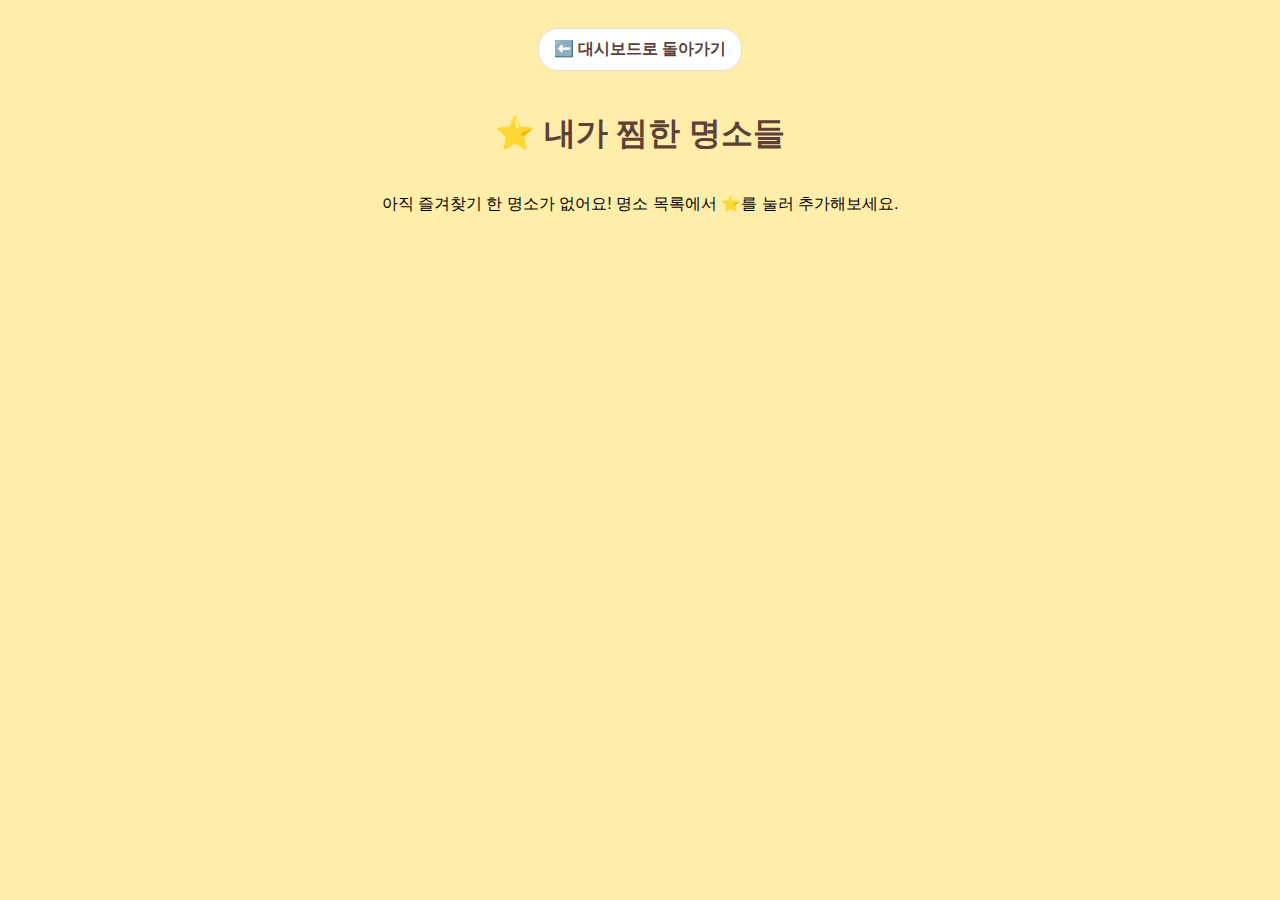
<file: favorites.html>
<!DOCTYPE html>
<html lang="ko">
<head>
    <title>즐겨찾기 목록</title>
    <link rel="stylesheet" href="attractions.css"> 
</head>
<body>
    <a href="index.html" class="back-button">⬅️ 대시보드로 돌아가기</a>
    <h1>⭐ 내가 찜한 명소들</h1>
    
    <div id="favorites-list" class="attraction-list">
        </div>
    
    <script src="global.js"></script>
    <script src="favorites.js"></script>
</body>
</html>
</file>
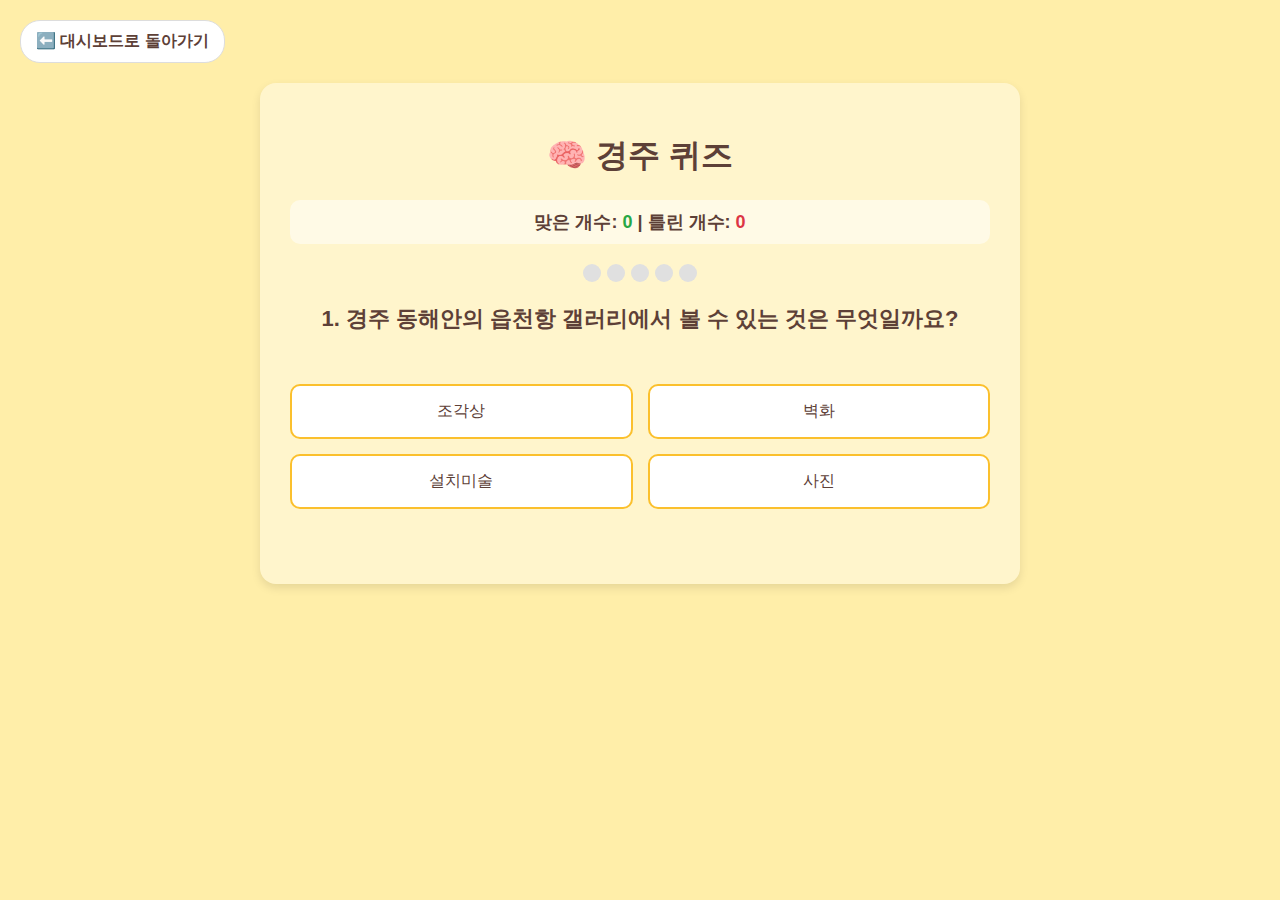
<file: quiz.html>
<!DOCTYPE html>
<html lang="ko">
<head>
    <meta charset="UTF-8">
    <meta name="viewport" content="width=device-width, initial-scale=1.0">
    <title>경주 랜덤 퀴즈</title>
    <style>
        /* CSS 코드는 여기에 전부 포함 */
        body {
            font-family: 'Arial', sans-serif;
            background-color: #ffeea9; 
            color: #5D4037;
            display: flex;
            flex-direction: column;
            align-items: center;
            padding: 20px;
            box-sizing: border-box;
            margin: 0;
        }

        .back-button {
            align-self: flex-start;
            margin-bottom: 20px;
            padding: 10px 15px;
            background-color: white;
            text-decoration: none;
            border-radius: 20px;
            border: 1px solid #ddd;
            font-weight: bold;
            color: #5D4037;
        }

        .quiz-container {
            background-color: #fff5cc;
            padding: 30px;
            border-radius: 16px;
            box-shadow: 0 4px 10px rgba(0,0,0,0.1);
            width: 100%;
            max-width: 700px;
            text-align: center;
            position: relative;
            overflow: hidden;
        }
        
        #confetti-canvas {
            position: absolute;
            top: 0;
            left: 0;
            width: 100%;
            height: 100%;
            pointer-events: none;
            z-index: 100;
        }

        .score-tracker {
            font-size: 18px;
            font-weight: bold;
            margin-bottom: 20px;
            background-color: rgba(255, 255, 255, 0.5);
            padding: 10px 20px;
            border-radius: 10px;
        }
        #correct-count {
            color: #28a745;
        }
        #incorrect-count {
            color: #dc3545;
        }

        .progress-container {
            display: flex;
            justify-content: center;
            gap: 6px;
            width: 100%;
            margin-bottom: 20px;
        }

        .progress-dot {
            width: 18px;
            height: 18px;
            background-color: #e0e0e0;
            border-radius: 50%;
            transition: background-color 0.5s;
            flex-shrink: 0; 
        }

        .correct-dot {
            background-color: #28a745;
        }

        .incorrect-dot {
            background-color: #dc3545;
        }

        #question-text {
            font-size: 22px;
            font-weight: bold;
            margin-bottom: 30px;
            min-height: 50px;
        }

        .options-grid {
            display: grid;
            grid-template-columns: 1fr 1fr;
            gap: 15px;
        }

        .option-btn {
            padding: 15px;
            font-size: 16px;
            border-radius: 10px;
            border: 2px solid #FBC02D;
            background-color: white;
            color: #5D4037;
            cursor: pointer;
            transition: background-color 0.3s, transform 0.1s;
        }

        .option-btn:hover:not([disabled]) {
            background-color: #fdf2d0;
            transform: translateY(-2px);
        }

        .option-btn.correct {
            background-color: #28a745;
            color: white;
            border-color: #28a745;
        }

        .option-btn.incorrect {
            background-color: #dc3545;
            color: white;
            border-color: #dc3545;
        }

        .option-btn:disabled {
            cursor: not-allowed;
            opacity: 0.7;
        }

        .feedback {
            margin-top: 20px;
            font-size: 18px;
            font-weight: bold;
            min-height: 25px;
        }

        .next-btn {
            margin-top: 10px;
            padding: 10px 30px;
            font-size: 16px;
            border: none;
            background-color: #FBC02D;
            color: white;
            border-radius: 20px;
            cursor: pointer;
        }

        .result {
            font-size: 24px;
        }

        .hidden {
            display: none;
        }
    </style>
</head>
<body>
    <a href="index.html" class="back-button">⬅️ 대시보드로 돌아가기</a>
    
    <div class="quiz-container">
        <canvas id="confetti-canvas"></canvas>
        <h1>🧠 경주 퀴즈</h1>

        <div id="score-tracker" class="score-tracker">
            <span>맞은 개수: <span id="correct-count">0</span></span> |
            <span>틀린 개수: <span id="incorrect-count">0</span></span>
        </div>

        <div id="progress-container" class="progress-container"></div>

        <div id="question-container">
            <p id="question-text">퀴즈 질문이 여기에 나옵니다.</p>
        </div>
        <div id="options-container" class="options-grid"></div>
        <div id="feedback-text" class="feedback"></div>
        <button id="next-button" class="next-btn hidden">다음 문제</button>
        <div id="result-container" class="result hidden"></div>
    </div>

    <script>
        const allQuestions = [
            { question: "신라의 첫 번째 왕은 누구일까요?", options: ["김유신", "박혁거세", "문무왕", "선덕여왕"], answer: 1 },
            { question: "신라 시대에 별을 관측하던 건물의 이름은 무엇일까요?", options: ["불국사", "석굴암", "첨성대", "포석정"], answer: 2 },
            { question: "불국사에 있는 유명한 두 개의 탑은 무엇일까요?", options: ["다보탑과 석가탑", "황룡사 9층 목탑과 분황사탑", "감은사지 석탑과 고선사지 석탑", "나원리 5층 석탑과 정혜사지 13층 석탑"], answer: 0 },
            { question: "토함산 중턱에 인공적으로 만들어진 석굴 사원은 어디일까요?", options: ["골굴사", "기림사", "분황사", "석굴암"], answer: 3 },
            { question: "신라 시대 경주의 이름은 무엇이었을까요?", options: ["한양", "서라벌", "웅진", "금성"], answer: 1 },
            { question: "왕자가 거처하고 연회를 베풀던 별궁터로, 야경이 아름다운 이곳의 다른 이름은 무엇일까요?", options: ["안압지", "보문호", "나정", "포석정"], answer: 0 },
            { question: "신라 시대 왕들의 무덤이 모여있는 대릉원 안에 있는 유명한 무덤은 무엇일까요?", options: ["장군총", "무령왕릉", "천마총", "강서대묘"], answer: 2 },
            { question: "신라의 화랑은 어떤 집단이었을까요?", options: ["농민 반란군", "귀족 청소년 수련 단체", "왕실 호위 부대", "무역 상인 조합"], answer: 1 },
            { question: "'죽어서 용이 되어 나라를 지키겠다'며 동해에 묻힌 왕은 누구일까요?", options: ["진흥왕", "법흥왕", "문무왕", "태종무열왕"], answer: 2 },
            { question: "성덕대왕신종의 다른 이름으로, 아이를 시주하여 만들었다는 전설이 있는 종은 무엇일까요?", options: ["상원사 동종", "에밀레종", "보신각종", "황룡사대종"], answer: 1 },
            { question: "최근 젊은이들에게 인기가 많으며, 예쁜 카페와 맛집이 모여있는 경주의 거리는 어디일까요?", options: ["황리단길", "인사동", "감천문화마을", "전주한옥마을"], answer: 0 },
            { question: "경주에 있는 스릴 넘치는 놀이공원 이름은 무엇일까요?", options: ["서울랜드", "경주월드", "에버랜드", "롯데월드"], answer: 1 },
            { question: "지금은 터만 남아있지만, 과거 신라에서 가장 컸던 절의 이름은 무엇일까요?", options: ["불국사", "감은사", "황룡사", "기림사"], answer: 2 },
            { question: "불국사와 석굴암이 자리 잡고 있는 산의 이름은 무엇일까요?", options: ["남산", "금오산", "토함산", "소백산"], answer: 2 },
            { question: "신라 최초의 여왕은 누구일까요?", options: ["진성여왕", "진덕여왕", "선덕여왕", "소덕여왕"], answer: 2 },
            { question: "부채꼴 모양으로 펼쳐진 신비한 바위 지형인 양남 주상절리가 있는 곳은 어디일까요?", options: ["동해", "서해", "남해", "보문호"], answer: 0 },
            { question: "신라 시대 월성과 남산을 연결했던 다리로, 최근 복원된 다리의 이름은 무엇일까요?", options: ["월정교", "광안대교", "성산대교", "만파식적교"], answer: 0 },
            { question: "조선 시대 양반들의 생활 모습을 볼 수 있는 유네스코 세계문화유산 마을은 어디일까요?", options: ["교촌마을", "안동 하회마을", "낙안읍성", "양동마을"], answer: 3 },
            { question: "경주를 대표하는 유명한 빵은 무엇일까요?", options: ["튀김소보로", "크림빵", "황남빵", "단팥빵"], answer: 2 },
            { question: "신라의 수많은 유물을 소장하고 있는 국립경주박물관은 어디 옆에 있을까요?", options: ["대릉원", "동궁과 월지", "불국사", "경주역"], answer: 1 },
            { question: "큰 호수를 중심으로 호텔과 리조트, 공원이 모여있는 경주의 종합 관광단지는 어디일까요?", options: ["해운대", "보문관광단지", "중문관광단지", "대천해수욕장"], answer: 1 },
            { question: "흐르는 물에 잔을 띄우고 시를 읊으며 연회를 즐겼던 신라 시대 유적지는 어디일까요?", options: ["첨성대", "나정", "포석정", "김유신장군묘"], answer: 2 },
            { question: "천마총에서 발견된 말다래에 그려진 그림은 무엇일까요?", options: ["나는 말", "용", "호랑이", "거북이"], answer: 0 },
            { question: "경주엑스포대공원의 상징인 경주타워는 무엇을 음각으로 디자인했을까요?", options: ["다보탑", "황룡사 9층 목탑", "첨성대", "석가탑"], answer: 1 },
            { question: "경주 최부자댁으로 유명한 한옥마을은 어디일까요?", options: ["양동마을", "황리단길", "성동시장", "교촌마을"], answer: 3 },
            { question: "삼국통일의 위업을 달성한 김유신 장군의 묘 주변을 둘러싸고 있는 동물 석상은 무엇일까요?", options: ["용", "호랑이", "십이지신상", "사자"], answer: 2 },
            { question: "돌을 벽돌 모양으로 깎아 쌓은 독특한 탑이 있는 절은 어디일까요?", options: ["분황사", "백률사", "사천왕사", "감은사"], answer: 0 },
            { question: "경주는 어떤 바다와 인접해 있을까요?", options: ["서해", "남해", "동해", "바다가 없다"], answer: 2 },
            { question: "신라의 건국 신화에서 박혁거세가 태어난 알을 발견한 곳은 어디일까요?", options: ["계림", "천마총", "오릉", "나정"], answer: 3 },
            { question: "석가탑을 만들었다는 전설 속 석공의 이름은 무엇일까요?", options: ["김대성", "아사달", "이사부", "거칠부"], answer: 1 },
            { question: "불국사 청운교와 백운교는 어디로 향하는 다리일까요?", options: ["극락전", "대웅전", "자하문", "무설전"], answer: 2 }, { question: "경주 남산은 야외 박물관이라 불립니다. 그 이유는 무엇일까요?", options: ["실제 박물관이 있어서", "산 전체에 불상과 탑이 많아서", "등산 코스가 잘 되어 있어서", "남산타워가 있어서"], answer: 1 }, { question: "신라의 화려한 금관이 주로 발견되는 무덤 양식은 무엇일까요?", options: ["고인돌", "돌무지덧널무덤", "굴식돌방무덤", "벽돌무덤"], answer: 1 }, { question: "신라의 삼국통일을 도운 당나라 장수 소정방의 이야기가 얽힌 곳은 어디일까요?", options: ["첨성대", "오릉", "용장사곡 삼층석탑", "무열왕릉"], answer: 3 }, { question: "경주 시내에 있는 신라 왕궁의 터는 어디일까요?", options: ["경복궁", "창덕궁", "월성", "안압지"], answer: 2 }, { question: "경주 최씨 고택이 있는 교촌마을에서 맛볼 수 있는 유명한 음식은 무엇일까요?", options: ["교리김밥", "한우물회", "순두부찌개", "밀면"], answer: 0 }, { question: "신라 시대의 금으로 만든 허리띠가 출토된 무덤은 어디일까요?", options: ["금관총", "서봉총", "황남대총", "금령총"], answer: 3 }, { question: "만파식적 설화와 관련 깊은 장소는 어디일까요?", options: ["감은사지", "포석정", "불국사", "대릉원"], answer: 0 }, { question: "경주에 있는 신라미술관의 다른 이름은 무엇일까요?", options: ["선재미술관", "우양미술관", "포항시립미술관", "대구미술관"], answer: 1 }, { question: "신라 시대 화장장으로 추정되는 독특한 유적지는 어디일까요?", options: ["능지탑", "분황사", "나정", "숭덕전"], answer: 0 }, { question: "경주 읍성의 동문 이름은 무엇일까요?", options: ["향일문", "망미문", "징례문", "구추문"], answer: 0 }, { question: "선덕여왕 시기에 창건된, '황제의 용이 사는 절'이라는 뜻의 사찰은 어디일까요?", options: ["황룡사", "분황사", "기림사", "불국사"], answer: 0 }, { question: "석가탑 안에서 발견된 세계에서 가장 오래된 목판 인쇄물은 무엇일까요?", options: ["직지심체요절", "왕오천축국전", "무구정광대다라니경", "삼국유사"], answer: 2 }, { question: "경주 김씨의 시조인 김알지가 태어났다는 전설이 있는 숲은 어디일까요?", options: ["계림", "삼릉숲", "오릉숲", "황성공원"], answer: 0 }, { question: "경주 동해안의 읍천항 갤러리에서 볼 수 있는 것은 무엇일까요?", options: ["조각상", "벽화", "설치미술", "사진"], answer: 1 }, { question: "신라 시대의 우물로, 나라에 큰 일이 있을 때마다 물 색이 변했다는 전설이 있는 곳은 어디일까요?", options: ["나정", "계림", "알영정", "재매정"], answer: 3 }, { question: "경주에 위치한 동국대학교 캠퍼스 안에 있는 유적은 무엇일까요?", options: ["석빙고", "첨성대", "오릉", "포석정"], answer: 0 }, { question: "신라의 마지막 왕인 경순왕의 이름은 무엇일까요?", options: ["김부", "김춘추", "김법민", "김알지"], answer: 0 }, { question: "경주에서 열리는 대표적인 마라톤 대회의 이름은 무엇일까요?", options: ["경주 벚꽃 마라톤", "서울 국제 마라톤", "춘천 마라톤", "공주 백제 마라톤"], answer: 0 }, { question: "골굴사는 무엇으로 유명할까요?", options: ["목탑", "석굴사원과 선무도", "벽화", "범종"], answer: 1 }, { question: "경주 보문단지의 물을 공급하는 댐의 이름은 무엇일까요?", options: ["덕동댐", "안동댐", "소양강댐", "충주댐"], answer: 0 }, { question: "신라의 화백회의가 열렸다고 전해지는 네 곳의 영지 중 하나는 어디일까요?", options: ["오릉", "나정", "서출지", "청령산"], answer: 1 }, { question: "경주에서만 맛볼 수 있는 특별한 해장국은 무엇일까요?", options: ["콩나물국밥", "뼈해장국", "묵해장국", "선지해장국"], answer: 2 }, { question: "이차돈의 순교와 관련된 사찰은 어디일까요?", options: ["자추사(백률사)", "황룡사", "흥륜사", "영묘사"], answer: 0 }, { question: "경주 남산의 삼릉계곡에 있는 세 왕릉을 무엇이라 부를까요?", options: ["오릉", "삼릉", "고분군", "왕릉"], answer: 1 }, { question: "경주를 '달리는 박물관'이라고 부르는 이유는 무엇일까요?", options: ["박물관이 많아서", "뛰어다니며 구경해야 해서", "도시 전체가 유적지라서", "버스가 많아서"], answer: 2 }, { question: "괘릉의 무인석상은 어느 나라 사람의 모습을 하고 있을까요?", options: ["중국", "일본", "서역(아라비아)", "고구려"], answer: 2 }, { question: "신라 시대의 시장터로 추정되는 곳은 어디일까요?", options: ["동궁과 월지", "황리단길", "성동시장", "동시와 서시"], answer: 3 }, { question: "경주에 있는 '쪽샘지구'는 무엇을 하는 곳일까요?", options: ["유적 발굴 및 연구", "공원", "쇼핑센터", "전통시장"], answer: 0 }, { question: "여름에 연꽃으로 가득 차는 동궁과 월지 옆의 연못은 어디일까요?", options: ["보문호", "안압지", "연지", "오리연못"], answer: 2 }
        ];

        document.addEventListener('DOMContentLoaded', function() {
            const questionTextElem = document.getElementById('question-text');
            const optionsContainerElem = document.getElementById('options-container');
            const feedbackTextElem = document.getElementById('feedback-text');
            const nextButtonElem = document.getElementById('next-button');
            const resultContainerElem = document.getElementById('result-container');
            const progressContainerElem = document.getElementById('progress-container');
            const correctCountElem = document.getElementById('correct-count');
            const incorrectCountElem = document.getElementById('incorrect-count');
            const confettiCanvas = document.getElementById('confetti-canvas');
            const ctx = confettiCanvas.getContext('2d');

            let currentQuestionIndex = 0;
            let score = 0;
            let incorrectCount = 0;
            let quizQuestions = [];
            let confettiParticles = [];

            function shuffleArray(array) {
                for (let i = array.length - 1; i > 0; i--) {
                    const j = Math.floor(Math.random() * (i + 1));
                    [array[i], array[j]] = [array[j], array[i]];
                }
            }

            function startQuiz() {
                shuffleArray(allQuestions);
                quizQuestions = allQuestions.slice(0, 5);

                currentQuestionIndex = 0;
                score = 0;
                incorrectCount = 0; 
                updateScoreTracker(); 
                nextButtonElem.textContent = "다음 문제";
                resultContainerElem.classList.add('hidden');
                
                // ==================== 오류 수정: 이벤트 핸들러 관리 ====================
                // 기존 핸들러를 제거하고 새로 설정하여 중복 실행 방지
                nextButtonElem.removeEventListener('click', handleNextButtonClick);
                nextButtonElem.removeEventListener('click', startQuiz);
                nextButtonElem.addEventListener('click', handleNextButtonClick);
                // =====================================================================
                
                progressContainerElem.innerHTML = '';
                for (let i = 0; i < quizQuestions.length; i++) {
                    const dot = document.createElement('div');
                    dot.classList.add('progress-dot');
                    dot.id = `dot-${i}`;
                    progressContainerElem.appendChild(dot);
                }
                
                showQuestion();
            }

            function showQuestion() {
                resetState();
                const currentQuestion = quizQuestions[currentQuestionIndex];
                questionTextElem.textContent = `${currentQuestionIndex + 1}. ${currentQuestion.question}`;
                
                currentQuestion.options.forEach((option, index) => {
                    const button = document.createElement('button');
                    button.textContent = option;
                    button.classList.add('option-btn');
                    button.addEventListener('click', () => selectAnswer(index));
                    optionsContainerElem.appendChild(button);
                });
            }

            function resetState() {
                nextButtonElem.classList.add('hidden');
                feedbackTextElem.textContent = '';
                while (optionsContainerElem.firstChild) {
                    optionsContainerElem.removeChild(optionsContainerElem.firstChild);
                }
            }

            function selectAnswer(selectedIndex) {
                const currentQuestion = quizQuestions[currentQuestionIndex];
                const correct = selectedIndex === currentQuestion.answer;
                
                const currentDot = document.getElementById(`dot-${currentQuestionIndex}`);

                if (correct) {
                    score++;
                    feedbackTextElem.textContent = "정답입니다! 🎉";
                    feedbackTextElem.style.color = '#28a745';
                    currentDot.classList.add('correct-dot');
                } else {
                    incorrectCount++;
                    feedbackTextElem.textContent = `틀렸어요. 정답은 '${currentQuestion.options[currentQuestion.answer]}'입니다.`;
                    feedbackTextElem.style.color = '#dc3545';
                    currentDot.classList.add('incorrect-dot');
                }
                
                updateScoreTracker(); 

                Array.from(optionsContainerElem.children).forEach((button, index) => {
                    if (index === currentQuestion.answer) {
                        button.classList.add('correct');
                    } else if (index === selectedIndex) {
                        button.classList.add('incorrect');
                    }
                    button.disabled = true;
                });

                nextButtonElem.classList.remove('hidden');
            }
            
            function updateScoreTracker() {
                correctCountElem.textContent = score;
                incorrectCountElem.textContent = incorrectCount;
            }

            function showResults() {
                resetState();
                questionTextElem.textContent = "퀴즈 끝!";
                resultContainerElem.innerHTML = `<h2>최종 점수</h2><p>총 ${quizQuestions.length}문제 중 ${score}문제를 맞혔어요!</p>`;
                resultContainerElem.classList.remove('hidden');
                nextButtonElem.textContent = "다시 풀기";
                nextButtonElem.classList.remove('hidden');
                
                // ==================== 오류 수정: 이벤트 핸들러 관리 ====================
                nextButtonElem.removeEventListener('click', handleNextButtonClick);
                nextButtonElem.addEventListener('click', startQuiz, { once: true }); // 한번만 실행되도록 설정
                // =====================================================================

                if (score === quizQuestions.length) {
                    resultContainerElem.innerHTML += `<p>🎉 완벽해요! 경주 전문가 스탬프가 잠금 해제되었습니다! 🥳</p>`;
                    localStorage.setItem('gyeongjuExpertUnlocked', 'true');
                    triggerConfetti();
                }
            }
            
            function handleNextButtonClick() {
                currentQuestionIndex++;
                if (currentQuestionIndex < quizQuestions.length) {
                    showQuestion();
                } else {
                    showResults();
                }
            }

            function triggerConfetti() {
                confettiCanvas.width = confettiCanvas.parentElement.offsetWidth;
                confettiCanvas.height = confettiCanvas.parentElement.offsetHeight;
                confettiParticles = [];
                for (let i = 0; i < 100; i++) {
                    confettiParticles.push(createParticle());
                }
                animateConfetti();
            }

            function createParticle() {
                const x = Math.random() * confettiCanvas.width;
                const y = Math.random() * confettiCanvas.height - confettiCanvas.height;
                const size = Math.random() * 5 + 2;
                const color = `hsl(${Math.random() * 360}, 100%, 50%)`;
                const speed = Math.random() * 3 + 2;
                return { x, y, size, color, speed };
            }

            function animateConfetti() {
                ctx.clearRect(0, 0, confettiCanvas.width, confettiCanvas.height);
                confettiParticles.forEach((p, index) => {
                    p.y += p.speed;
                    ctx.fillStyle = p.color;
                    ctx.fillRect(p.x, p.y, p.size, p.size * 2);
                    if (p.y > confettiCanvas.height) {
                        confettiParticles.splice(index, 1);
                    }
                });
                if (confettiParticles.length > 0) {
                    requestAnimationFrame(animateConfetti);
                }
            }

            startQuiz();
        });
    </script>
</body>
</html>
</file>
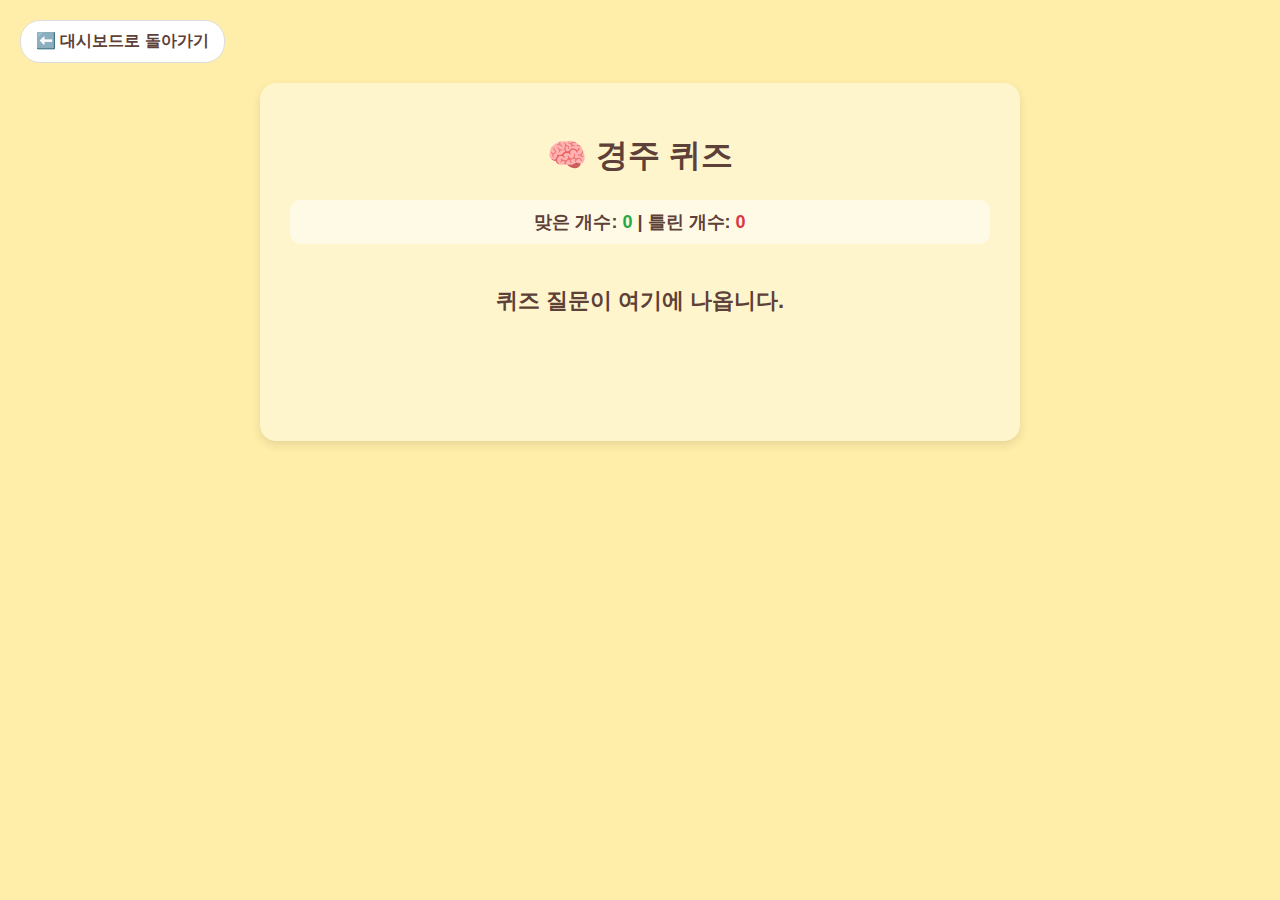
<file: quiz_30.html>
<!DOCTYPE html>
<html lang="ko">
<head>
    <title>경주 랜덤 퀴즈</title>
    <style>
        /* CSS 코드를 여기에 전부 포함 */
        body {
            font-family: 'Arial', sans-serif;
            background-color: #ffeea9; 
            color: #5D4037;
            display: flex;
            flex-direction: column;
            align-items: center;
            padding: 20px;
            box-sizing: border-box;
            margin: 0;
        }

        .back-button {
            align-self: flex-start;
            margin-bottom: 20px;
            padding: 10px 15px;
            background-color: white;
            text-decoration: none;
            border-radius: 20px;
            border: 1px solid #ddd;
            font-weight: bold;
            color: #5D4037;
        }

        .quiz-container {
            background-color: #fff5cc;
            padding: 30px;
            border-radius: 16px;
            box-shadow: 0 4px 10px rgba(0,0,0,0.1);
            width: 100%;
            max-width: 700px;
            text-align: center;
        }
        
        .score-tracker {
            font-size: 18px;
            font-weight: bold;
            margin-bottom: 20px;
            background-color: rgba(255, 255, 255, 0.5);
            padding: 10px 20px;
            border-radius: 10px;
        }
        #correct-count {
            color: #28a745;
        }
        #incorrect-count {
            color: #dc3545;
        }

        /* ==================== 이 부분 수정 ==================== */
        .progress-container {
            display: flex;
            justify-content: center;
            gap: 6px; /* 동그라미 사이 간격 살짝 줄임 */
            width: 100%;
            margin-bottom: 20px;
        }

        .progress-dot {
            width: 18px; /* 동그라미 크기 살짝 줄임 */
            height: 18px; /* 동그라미 크기 살짝 줄임 */
            background-color: #e0e0e0;
            border-radius: 50%;
            transition: background-color 0.5s;
            flex-shrink: 0; 
        }
        /* ======================================================= */

        .correct-dot {
            background-color: #28a745;
        }

        .incorrect-dot {
            background-color: #dc3545;
        }

        #question-text {
            font-size: 22px;
            font-weight: bold;
            margin-bottom: 30px;
            min-height: 50px;
        }

        .options-grid {
            display: grid;
            grid-template-columns: 1fr 1fr;
            gap: 15px;
        }

        .option-btn {
            padding: 15px;
            font-size: 16px;
            border-radius: 10px;
            border: 2px solid #FBC02D;
            background-color: white;
            color: #5D4037;
            cursor: pointer;
            transition: background-color 0.3s, transform 0.1s;
        }

        .option-btn:hover:not([disabled]) {
            background-color: #fdf2d0;
            transform: translateY(-2px);
        }

        .option-btn.correct {
            background-color: #28a745;
            color: white;
            border-color: #28a745;
        }

        .option-btn.incorrect {
            background-color: #dc3545;
            color: white;
            border-color: #dc3545;
        }

        .option-btn:disabled {
            cursor: not-allowed;
            opacity: 0.7;
        }

        .feedback {
            margin-top: 20px;
            font-size: 18px;
            font-weight: bold;
            min-height: 25px;
        }

        .next-btn {
            margin-top: 10px;
            padding: 10px 30px;
            font-size: 16px;
            border: none;
            background-color: #FBC02D;
            color: white;
            border-radius: 20px;
            cursor: pointer;
        }

        .result {
            font-size: 24px;
        }

        .hidden {
            display: none;
        }
    </style>
</head>
<body>
    <a href="index.html" class="back-button">⬅️ 대시보드로 돌아가기</a>
    
    <div class="quiz-container">
        <h1>🧠 경주 퀴즈</h1>

        <div id="score-tracker" class="score-tracker">
            <span>맞은 개수: <span id="correct-count">0</span></span> |
            <span>틀린 개수: <span id="incorrect-count">0</span></span>
        </div>

        <div id="progress-container" class="progress-container"></div>

        <div id="question-container">
            <p id="question-text">퀴즈 질문이 여기에 나옵니다.</p>
        </div>
        <div id="options-container" class="options-grid"></div>
        <div id="feedback-text" class="feedback"></div>
        <button id="next-button" class="next-btn hidden">다음 문제</button>
        <div id="result-container" class="result hidden"></div>
    </div>

    <script>
        // JavaScript 코드는 수정할 필요 없음 (이전과 동일)
        const allQuestions = [
            // 60문제... (생략)
            { question: "신라의 첫 번째 왕은 누구일까요?", options: ["김유신", "박혁거세", "문무왕", "선덕여왕"], answer: 1 }, { question: "신라 시대에 별을 관측하던 건물의 이름은 무엇일까요?", options: ["불국사", "석굴암", "첨성대", "포석정"], answer: 2 }, { question: "불국사에 있는 유명한 두 개의 탑은 무엇일까요?", options: ["다보탑과 석가탑", "황룡사 9층 목탑과 분황사탑", "감은사지 석탑과 고선사지 석탑", "나원리 5층 석탑과 정혜사지 13층 석탑"], answer: 0 }, { question: "토함산 중턱에 인공적으로 만들어진 석굴 사원은 어디일까요?", options: ["골굴사", "기림사", "분황사", "석굴암"], answer: 3 }, { question: "신라 시대 경주의 이름은 무엇이었을까요?", options: ["한양", "서라벌", "웅진", "금성"], answer: 1 }, { question: "왕자가 거처하고 연회를 베풀던 별궁터로, 야경이 아름다운 이곳의 다른 이름은 무엇일까요?", options: ["안압지", "보문호", "나정", "포석정"], answer: 0 }, { question: "신라 시대 왕들의 무덤이 모여있는 대릉원 안에 있는 유명한 무덤은 무엇일까요?", options: ["장군총", "무령왕릉", "천마총", "강서대묘"], answer: 2 }, { question: "신라의 화랑은 어떤 집단이었을까요?", options: ["농민 반란군", "귀족 청소년 수련 단체", "왕실 호위 부대", "무역 상인 조합"], answer: 1 }, { question: "'죽어서 용이 되어 나라를 지키겠다'며 동해에 묻힌 왕은 누구일까요?", options: ["진흥왕", "법흥왕", "문무왕", "태종무열왕"], answer: 2 }, { question: "성덕대왕신종의 다른 이름으로, 아이를 시주하여 만들었다는 전설이 있는 종은 무엇일까요?", options: ["상원사 동종", "에밀레종", "보신각종", "황룡사대종"], answer: 1 }, { question: "최근 젊은이들에게 인기가 많으며, 예쁜 카페와 맛집이 모여있는 경주의 거리는 어디일까요?", options: ["황리단길", "인사동", "감천문화마을", "전주한옥마을"], answer: 0 }, { question: "경주에 있는 스릴 넘치는 놀이공원 이름은 무엇일까요?", options: ["서울랜드", "경주월드", "에버랜드", "롯데월드"], answer: 1 }, { question: "지금은 터만 남아있지만, 과거 신라에서 가장 컸던 절의 이름은 무엇일까요?", options: ["불국사", "감은사", "황룡사", "기림사"], answer: 2 }, { question: "불국사와 석굴암이 자리 잡고 있는 산의 이름은 무엇일까요?", options: ["남산", "금오산", "토함산", "소백산"], answer: 2 }, { question: "신라 최초의 여왕은 누구일까요?", options: ["진성여왕", "진덕여왕", "선덕여왕", "소덕여왕"], answer: 2 }, { question: "부채꼴 모양으로 펼쳐진 신비한 바위 지형인 양남 주상절리가 있는 곳은 어디일까요?", options: ["동해", "서해", "남해", "보문호"], answer: 0 }, { question: "신라 시대 월성과 남산을 연결했던 다리로, 최근 복원된 다리의 이름은 무엇일까요?", options: ["월정교", "광안대교", "성산대교", "만파식적교"], answer: 0 }, { question: "조선 시대 양반들의 생활 모습을 볼 수 있는 유네스코 세계문화유산 마을은 어디일까요?", options: ["교촌마을", "안동 하회마을", "낙안읍성", "양동마을"], answer: 3 }, { question: "경주를 대표하는 유명한 빵은 무엇일까요?", options: ["튀김소보로", "크림빵", "황남빵", "단팥빵"], answer: 2 }, { question: "신라의 수많은 유물을 소장하고 있는 국립경주박물관은 어디 옆에 있을까요?", options: ["대릉원", "동궁과 월지", "불국사", "경주역"], answer: 1 }, { question: "큰 호수를 중심으로 호텔과 리조트, 공원이 모여있는 경주의 종합 관광단지는 어디일까요?", options: ["해운대", "보문관광단지", "중문관광단지", "대천해수욕장"], answer: 1 }, { question: "흐르는 물에 잔을 띄우고 시를 읊으며 연회를 즐겼던 신라 시대 유적지는 어디일까요?", options: ["첨성대", "나정", "포석정", "김유신장군묘"], answer: 2 }, { question: "천마총에서 발견된 말다래에 그려진 그림은 무엇일까요?", options: ["나는 말", "용", "호랑이", "거북이"], answer: 0 }, { question: "경주엑스포대공원의 상징인 경주타워는 무엇을 음각으로 디자인했을까요?", options: ["다보탑", "황룡사 9층 목탑", "첨성대", "석가탑"], answer: 1 }, { question: "경주 최부자댁으로 유명한 한옥마을은 어디일까요?", options: ["양동마을", "황리단길", "성동시장", "교촌마을"], answer: 3 }, { question: "삼국통일의 위업을 달성한 김유신 장군의 묘 주변을 둘러싸고 있는 동물 석상은 무엇일까요?", options: ["용", "호랑이", "십이지신상", "사자"], answer: 2 }, { question: "돌을 벽돌 모양으로 깎아 쌓은 독특한 탑이 있는 절은 어디일까요?", options: ["분황사", "백률사", "사천왕사", "감은사"], answer: 0 }, { question: "경주는 어떤 바다와 인접해 있을까요?", options: ["서해", "남해", "동해", "바다가 없다"], answer: 2 }, { question: "신라의 건국 신화에서 박혁거세가 태어난 알을 발견한 숲은 어디일까요?", options: ["계림", "천마총", "오릉", "나정"], answer: 3 }, { question: "석가탑을 만들었다는 전설 속 석공의 이름은 무엇일까요?", options: ["김대성", "아사달", "이사부", "거칠부"], answer: 1 },
            { question: "불국사 청운교와 백운교는 어디로 향하는 다리일까요?", options: ["극락전", "대웅전", "자하문", "무설전"], answer: 2 }, { question: "경주 남산은 야외 박물관이라 불립니다. 그 이유는 무엇일까요?", options: ["실제 박물관이 있어서", "산 전체에 불상과 탑이 많아서", "등산 코스가 잘 되어 있어서", "남산타워가 있어서"], answer: 1 }, { question: "신라의 화려한 금관이 주로 발견되는 무덤 양식은 무엇일까요?", options: ["고인돌", "돌무지덧널무덤", "굴식돌방무덤", "벽돌무덤"], answer: 1 }, { question: "신라의 삼국통일을 도운 당나라 장수 소정방의 이야기가 얽힌 곳은 어디일까요?", options: ["첨성대", "오릉", "용장사곡 삼층석탑", "무열왕릉"], answer: 3 }, { question: "경주 시내에 있는 신라 왕궁의 터는 어디일까요?", options: ["경복궁", "창덕궁", "월성", "안압지"], answer: 2 }, { question: "경주 최씨 고택이 있는 교촌마을에서 맛볼 수 있는 유명한 음식은 무엇일까요?", options: ["교리김밥", "한우물회", "순두부찌개", "밀면"], answer: 0 }, { question: "신라 시대의 금으로 만든 허리띠가 출토된 무덤은 어디일까요?", options: ["금관총", "서봉총", "황남대총", "금령총"], answer: 3 }, { question: "만파식적 설화와 관련 깊은 장소는 어디일까요?", options: ["감은사지", "포석정", "불국사", "대릉원"], answer: 0 }, { question: "경주에 있는 신라미술관의 다른 이름은 무엇일까요?", options: ["선재미술관", "우양미술관", "포항시립미술관", "대구미술관"], answer: 1 }, { question: "신라 시대 화장장으로 추정되는 독특한 유적지는 어디일까요?", options: ["능지탑", "분황사", "나정", "숭덕전"], answer: 0 }, { question: "경주 읍성의 동문 이름은 무엇일까요?", options: ["향일문", "망미문", "징례문", "구추문"], answer: 0 }, { question: "선덕여왕 시기에 창건된, '황제의 용이 사는 절'이라는 뜻의 사찰은 어디일까요?", options: ["황룡사", "분황사", "기림사", "불국사"], answer: 0 }, { question: "석가탑 안에서 발견된 세계에서 가장 오래된 목판 인쇄물은 무엇일까요?", options: ["직지심체요절", "왕오천축국전", "무구정광대다라니경", "삼국유사"], answer: 2 }, { question: "경주 김씨의 시조인 김알지가 태어났다는 전설이 있는 숲은 어디일까요?", options: ["계림", "삼릉숲", "오릉숲", "황성공원"], answer: 0 }, { question: "경주 동해안의 읍천항 갤러리에서 볼 수 있는 것은 무엇일까요?", options: ["조각상", "벽화", "설치미술", "사진"], answer: 1 }, { question: "신라 시대의 우물로, 나라에 큰 일이 있을 때마다 물 색이 변했다는 전설이 있는 곳은 어디일까요?", options: ["나정", "계림", "알영정", "재매정"], answer: 3 }, { question: "경주에 위치한 동국대학교 캠퍼스 안에 있는 유적은 무엇일까요?", options: ["석빙고", "첨성대", "오릉", "포석정"], answer: 0 }, { question: "신라의 마지막 왕인 경순왕의 이름은 무엇일까요?", options: ["김부", "김춘추", "김법민", "김알지"], answer: 0 }, { question: "경주에서 열리는 대표적인 마라톤 대회의 이름은 무엇일까요?", options: ["경주 벚꽃 마라톤", "서울 국제 마라톤", "춘천 마라톤", "공주 백제 마라톤"], answer: 0 }, { question: "골굴사는 무엇으로 유명할까요?", options: ["목탑", "석굴사원과 선무도", "벽화", "범종"], answer: 1 }, { question: "경주 보문단지의 물을 공급하는 댐의 이름은 무엇일까요?", options: ["덕동댐", "안동댐", "소양강댐", "충주댐"], answer: 0 }, { question: "신라의 화백회의가 열렸다고 전해지는 네 곳의 영지 중 하나는 어디일까요?", options: ["오릉", "나정", "서출지", "청령산"], answer: 1 }, { question: "경주에서만 맛볼 수 있는 특별한 해장국은 무엇일까요?", options: ["콩나물국밥", "뼈해장국", "묵해장국", "선지해장국"], answer: 2 }, { question: "이차돈의 순교와 관련된 사찰은 어디일까요?", options: ["자추사(백률사)", "황룡사", "흥륜사", "영묘사"], answer: 0 }, { question: "경주 남산의 삼릉계곡에 있는 세 왕릉을 무엇이라 부를까요?", options: ["오릉", "삼릉", "고분군", "왕릉"], answer: 1 }, { question: "경주를 '달리는 박물관'이라고 부르는 이유는 무엇일까요?", options: ["박물관이 많아서", "뛰어다니며 구경해야 해서", "도시 전체가 유적지라서", "버스가 많아서"], answer: 2 }, { question: "괘릉의 무인석상은 어느 나라 사람의 모습을 하고 있을까요?", options: ["중국", "일본", "서역(아라비아)", "고구려"], answer: 2 }, { question: "신라 시대의 시장터로 추정되는 곳은 어디일까요?", options: ["동궁과 월지", "황리단길", "성동시장", "동시와 서시"], answer: 3 }, { question: "경주에 있는 '쪽샘지구'는 무엇을 하는 곳일까요?", options: ["유적 발굴 및 연구", "공원", "쇼핑센터", "전통시장"], answer: 0 }, { question: "여름에 연꽃으로 가득 차는 동궁과 월지 옆의 연못은 어디일까요?", options: ["보문호", "안압지", "연지", "오리연못"], answer: 2 }
        ];

        document.addEventListener('DOMContentLoaded', function() {
            const questionTextElem = document.getElementById('question-text');
            const optionsContainerElem = document.getElementById('options-container');
            const feedbackTextElem = document.getElementById('feedback-text');
            const nextButtonElem = document.getElementById('next-button');
            const resultContainerElem = document.getElementById('result-container');
            const progressContainerElem = document.getElementById('progress-container');
            const correctCountElem = document.getElementById('correct-count');
            const incorrectCountElem = document.getElementById('incorrect-count');

            let currentQuestionIndex = 0;
            let score = 0;
            let incorrectCount = 0;
            let quizQuestions = [];

            function shuffleArray(array) {
                for (let i = array.length - 1; i > 0; i--) {
                    const j = Math.floor(Math.random() * (i + 1));
                    [array[i], array[j]] = [array[j], array[i]];
                }
            }

            function startQuiz() {
                shuffleArray(allQuestions);
                quizQuestions = allQuestions.slice(0, 10);

                currentQuestionIndex = 0;
                score = 0;
                incorrectCount = 0; 
                updateScoreTracker(); 
                nextButtonElem.textContent = "다음 문제";
                resultContainerElem.classList.add('hidden');
                nextButtonElem.onclick = handleNextButtonClick;
                
                progressContainerElem.innerHTML = '';
                for (let i = 0; i < quizQuestions.length; i++) {
                    const dot = document.createElement('div');
                    dot.classList.add('progress-dot');
                    dot.id = `dot-${i}`;
                    progressContainerElem.appendChild(dot);
                }

               <div class="attraction-list">
        <div class="attraction-item" onclick="openAttractionModal('첨성대', 'https://www.gjne.go.kr/upload/boardManagement/contents/202102/20210203050047_67812.jpg')">
            <img src="https://www.gjne.go.kr/upload/boardManagement/contents/202102/20210203050047_67812.jpg" alt="첨성대 사진">
            <h2>첨성대</h2>
            <p>신라 시대에 별을 관측하던 곳</p>
        </div>
        <div class="attraction-item" onclick="openAttractionModal('불국사', 'https://www.gjne.go.kr/upload/boardManagement/contents/202102/20210203050018_96504.jpg')">
            <img src="https://www.gjne.go.kr/upload/boardManagement/contents/202102/20210203050018_96504.jpg" alt="불국사 사진">
            <h2>불국사</h2>
            <p>아름다운 신라의 절</p>
        </div>
        <div class="attraction-item" onclick="openAttractionModal('동궁과 월지', 'https://www.gyeongju.go.kr/open_content/images/tour/tour_heritage_img04.jpg')">
            <img src="https://www.gyeongju.go.kr/open_content/images/tour/tour_heritage_img04.jpg" alt="동궁과 월지 사진">
            <h2>동궁과 월지</h2>
            <p>밤에 보면 더욱 아름다운 연못</p>
        </div>
        <div class="attraction-item" onclick="openAttractionModal('석굴암', 'https://images.chosun.com/resizer/lHq-sL5G2j-3y8L-Mv-iS6D_PlE=/616x0/filters:focal(294x191:304x201)/cloudfront-ap-northeast-1.images.arcpublishing.com/chosun/J627Y47FR5CFZPVX2QFYAF7D4E.jpg')">
            <img src="https://images.chosun.com/resizer/lHq-sL5G2j-3y8L-Mv-iS6D_PlE=/616x0/filters:focal(294x191:304x201)/cloudfront-ap-northeast-1.images.arcpublishing.com/chosun/J627Y47FR5CFZPVX2QFYAF7D4E.jpg" alt="석굴암 사진">
            <h2>석굴암</h2>
            <p>돌 동굴 속 거대한 부처님</p>
        </div>
        <div class="attraction-item" onclick="openAttractionModal('대릉원', 'https://www.heritage.go.kr/images/content/palace/royal_tomb_pl_img0201_2.jpg')">
            <img src="https://www.heritage.go.kr/images/content/palace/royal_tomb_pl_img0201_2.jpg" alt="대릉원 사진">
            <h2>대릉원</h2>
            <p>왕들의 커다란 무덤이 모인 공원</p>
        </div>
        <div class="attraction-item" onclick="openAttractionModal('국립경주박물관', 'https://www.museum.go.kr/gyeongju/upload/ckeditor/2022091410114056299.jpg')">
            <img src="https://www.museum.go.kr/gyeongju/upload/ckeditor/2022091410114056299.jpg" alt="국립경주박물관 사진">
            <h2>국립경주박물관</h2>
            <p>신라 시대의 보물을 볼 수 있는 곳</p>
        </div>
        <div class="attraction-item" onclick="openAttractionModal('월정교', 'https://www.gyeongju.go.kr/open_content/images/tour/rest_img01.jpg')">
            <img src="https://www.gyeongju.go.kr/open_content/images/tour/rest_img01.jpg" alt="월정교 사진">
            <h2>월정교</h2>
            <p>밤에 불 켜지면 정말 예쁜 다리</p>
        </div>
        <div class="attraction-item" onclick="openAttractionModal('황리단길', 'https://a.cdn-hotels.com/gdcs/production163/d26/89461149-a2e5-4e33-89a1-71337c73a30c.jpg')">
            <img src="https://a.cdn-hotels.com/gdcs/production163/d26/89461149-a2e5-4e33-89a1-71337c73a30c.jpg" alt="황리단길 사진">
            <h2>황리단길</h2>
            <p>예쁜 가게와 맛집이 많은 거리</p>
        </div>
        <div class="attraction-item" onclick="openAttractionModal('양동마을', 'https://www.gyeongju.go.kr/open_content/images/tour/tour_heritage_img02.jpg')">
            <img src="https://www.gyeongju.go.kr/open_content/images/tour/tour_heritage_img02.jpg" alt="양동마을 사진">
            <h2>양동마을</h2>
            <p>옛날 양반들이 살던 민속 마을</p>
        </div>
        <div class="attraction-item" onclick="openAttractionModal('양남 주상절리', 'https://www.gyeongju.go.kr/open_content/images/tour/tour_nature_img02.jpg')">
            <img src="https://www.gyeongju.go.kr/open_content/images/tour/tour_nature_img02.jpg" alt="주상절리 사진">
            <h2>양남 주상절리</h2>
            <p>부채꼴 모양의 신기한 바위</p>
        </div>
        <div class="attraction-item" onclick="openAttractionModal('문무대왕릉', 'https://www.gyeongju.go.kr/open_content/images/tour/tour_heritage_img09.jpg')">
            <img src="https://www.gyeongju.go.kr/open_content/images/tour/tour_heritage_img09.jpg" alt="문무대왕릉 사진">
            <h2>문무대왕릉</h2>
            <p>바다에 잠들어 나라를 지키는 왕</p>
        </div>
        <div class="attraction-item" onclick="openAttractionModal('경주월드', 'https://www.gyeongju.go.kr/open_content/images/tour/amusement_img01.jpg')">
            <img src="https://www.gyeongju.go.kr/open_content/images/tour/amusement_img01.jpg" alt="경주월드 사진">
            <h2>경주월드</h2>
            <p>스릴 넘치는 놀이기구가 가득!</p>
        </div>
        <div class="attraction-item" onclick="openAttractionModal('보문관광단지', 'https://www.gyeongju.go.kr/open_content/images/tour/rest_img03.jpg')">
            <img src="https://www.gyeongju.go.kr/open_content/images/tour/rest_img03.jpg" alt="보문관광단지 사진">
            <h2>보문관광단지</h2>
            <p>벚꽃이 아름다운 호수 공원</p>
        </div>
        <div class="attraction-item" onclick="openAttractionModal('교촌마을', 'https://www.gyeongju.go.kr/open_content/images/tour/tour_village_img01.jpg')">
            <img src="https://www.gyeongju.go.kr/open_content/images/tour/tour_village_img01.jpg" alt="교촌마을 사진">
            <h2>교촌마을</h2>
            <p>한복 입고 체험하기 좋은 한옥마을</p>
        </div>
        <div class="attraction-item" onclick="openAttractionModal('포석정', 'https://www.gyeongju.go.kr/open_content/images/tour/tour_heritage_img12.jpg')">
            <img src="https://www.gyeongju.go.kr/open_content/images/tour/tour_heritage_img12.jpg" alt="포석정 사진">
            <h2>포석정</h2>
            <p>흐르는 물에 술잔을 띄우던 곳</p>
        </div>
        <div class="attraction-item" onclick="openAttractionModal('김유신장군묘', 'https://www.gyeongju.go.kr/open_content/images/tour/tour_heritage_img14.jpg')">
            <img src="https://www.gyeongju.go.kr/open_content/images/tour/tour_heritage_img14.jpg" alt="김유신장군묘 사진">
            <h2>김유신장군묘</h2>
            <p>삼국통일을 이룬 장군의 무덤</p>
        </div>
    </div>
</file>
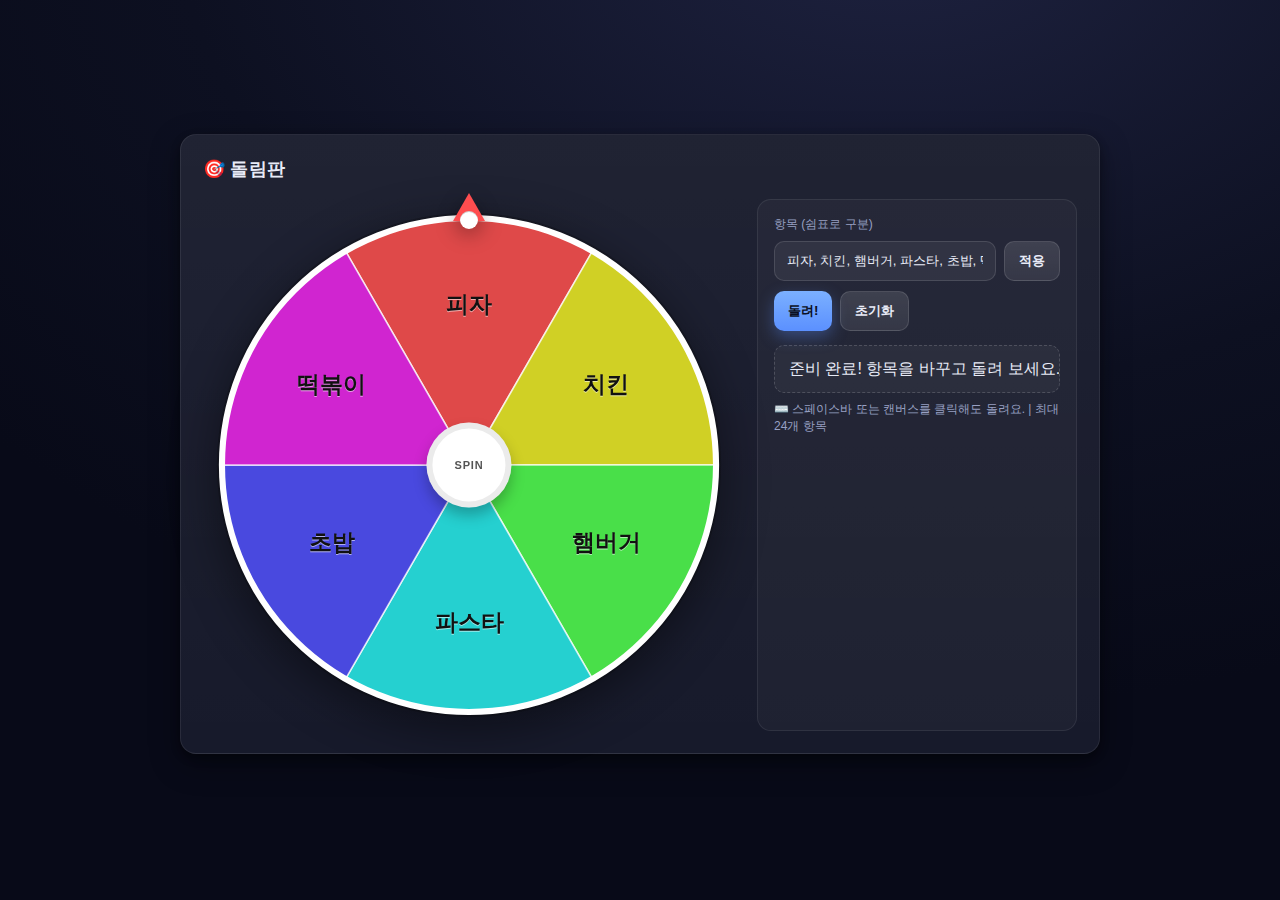
<file: random_course.html>
<!doctype html>
<html lang="ko">
<head>
  <meta charset="utf-8" />
  <title>간단한 돌림판</title>
  <meta name="viewport" content="width=device-width, initial-scale=1" />
  <style>
    :root {
      --bg: #0f1220;
      --card: #171a2b;
      --text: #e8ebf7;
      --muted: #98a0c3;
      --accent: #6ca0ff;
      --danger: #ff4d4f;
      --radius: 16px;
      --shadow: 0 10px 30px rgba(0,0,0,.35), 0 4px 10px rgba(0,0,0,.3);
    }
    * { box-sizing: border-box; }
    html, body {
      height: 100%;
      margin: 0;
      background: radial-gradient(1200px 800px at 70% -10%, #1e2240 0%, #0d1021 60%, #080a18 100%) no-repeat, var(--bg);
      color: var(--text);
      font-family: ui-sans-serif, -apple-system, BlinkMacSystemFont, "Apple SD Gothic Neo", "Noto Sans KR", Roboto, "Segoe UI", Helvetica, Arial, "맑은 고딕", "Malgun Gothic", "Apple Color Emoji", "Segoe UI Emoji";
    }
    .wrap {
      min-height: 100%;
      display: grid;
      place-items: center;
      padding: 28px 16px 40px;
    }
    .card {
      width: min(920px, 96vw);
      background: linear-gradient(180deg, rgba(255,255,255,.04), rgba(255,255,255,0)) , var(--card);
      border: 1px solid rgba(255,255,255,.08);
      border-radius: var(--radius);
      box-shadow: var(--shadow);
      padding: 22px;
    }
    .title {
      display:flex; align-items:center; gap:10px; margin-bottom: 18px;
      font-weight: 700; letter-spacing: .2px; font-size: 18px;
    }
    .grid {
      display:grid;
      grid-template-columns: 1fr 320px;
      gap: 22px;
    }
    @media (max-width: 860px) {
      .grid { grid-template-columns: 1fr; }
    }

    /* --- Wheel area --- */
    .stage {
      position: relative;
      display: grid;
      place-items: center;
      padding: 10px;
      aspect-ratio: 1 / 1;
      width: 100%;
    }
    canvas#wheel {
      width: 100%;
      height: auto;
      display: block;
      transform: rotate(0deg);
      will-change: transform;
      transition: transform 4.6s cubic-bezier(.12,.66,0,1);
      filter: drop-shadow(0 12px 24px rgba(0,0,0,.45));
    }
    /* Pointer */
    .pointer {
      position: absolute;
      top: -6px;
      left: 50%;
      transform: translateX(-50%);
      width: 0; height: 0;
      border-left: 16px solid transparent;
      border-right: 16px solid transparent;
      border-bottom: 28px solid var(--danger);
      filter: drop-shadow(0 6px 10px rgba(0,0,0,.35));
      z-index: 4;
    }
    .pointer::after{
      /* little cap */
      content:"";
      position:absolute; left:50%; top:18px; transform:translateX(-50%);
      width:18px; height:18px; background: #fff;
      border-radius: 50%;
      box-shadow: 0 1px 0 rgba(0,0,0,.2) inset;
    }
    /* Center hub just for looks */
    .hub {
      position:absolute;
      width: 16%;
      aspect-ratio: 1/1;
      border-radius: 999px;
      background: #fff;
      box-shadow: inset 0 0 0 6px rgba(0,0,0,.08), 0 8px 14px rgba(0,0,0,.25);
      display:grid; place-items:center;
      z-index:1;
    }
    .hub span{
      font-size: 11px; font-weight: 800; color:#2a2a2a; letter-spacing: .8px;
      opacity: .8;
    }

    /* --- Controls --- */
    .panel {
      background: rgba(255,255,255,.03);
      border: 1px solid rgba(255,255,255,.08);
      border-radius: 14px;
      padding: 16px;
    }
    .panel label { display:block; font-size: 12px; color: var(--muted); margin-bottom: 8px; }
    .panel .row { display:flex; gap:8px; }
    .panel input[type="text"]{
      flex:1;
      padding: 10px 12px;
      background: rgba(255,255,255,.06);
      border: 1px solid rgba(255,255,255,.12);
      border-radius: 10px;
      color: var(--text);
      outline: none;
    }
    .panel input::placeholder{ color: rgba(255,255,255,.45); }
    .btn {
      appearance: none;
      border: 0;
      padding: 10px 14px;
      border-radius: 10px;
      background: linear-gradient(180deg, #7bb0ff, #5b90ff);
      color: #0b1023; font-weight: 800;
      cursor: pointer;
      box-shadow: 0 6px 16px rgba(92,144,255,.35);
      transition: transform .08s ease, filter .2s ease, opacity .2s ease;
      white-space: nowrap;
    }
    .btn:hover { filter: brightness(1.03); }
    .btn:active { transform: translateY(1px) scale(.995); }
    .btn.secondary{
      background: linear-gradient(180deg, rgba(255,255,255,.12), rgba(255,255,255,.08));
      color: var(--text);
      box-shadow: none;
      border: 1px solid rgba(255,255,255,.12);
    }
    .btn[disabled]{ opacity:.5; cursor:not-allowed; }

    .result {
      margin-top: 14px;
      padding: 12px 14px;
      border-radius: 10px;
      border: 1px dashed rgba(255,255,255,.16);
      color: var(--text);
      background: rgba(255,255,255,.04);
      min-height: 48px;
      display:flex; align-items:center; justify-content:space-between; gap:10px;
      white-space: nowrap; overflow: hidden; text-overflow: ellipsis;
    }
    .result strong { font-size: 16px; }
    .hint { margin-top: 8px; color: var(--muted); font-size: 12px; }

    /* Little celebration pulse */
    @keyframes pop {
      0% { transform: scale(1); }
      35% { transform: scale(1.05); }
      100% { transform: scale(1); }
    }
    .result.pop { animation: pop .6s ease; }
  </style>
</head>
<body>
  <div class="wrap">
    <div class="card">
      <div class="title">🎯 돌림판</div>

      <div class="grid">
        <!-- Left: Wheel -->
        <div class="stage">
          <div class="pointer" aria-hidden="true"></div>
          <canvas id="wheel" width="1000" height="1000" aria-label="돌림판 캔버스"></canvas>
          <div class="hub" style="left:50%; top:50%; transform:translate(-50%,-50%);"><span>SPIN</span></div>
        </div>

        <!-- Right: Controls -->
        <div class="panel">
          <label for="items">항목 (쉼표로 구분)</label>
          <div class="row">
            <input id="items" type="text" placeholder="예: 피자, 치킨, 햄버거, 파스타, 초밥, 떡볶이" />
            <button id="apply" class="btn secondary" title="항목 적용">적용</button>
          </div>

          <div style="display:flex; gap:8px; margin-top:10px;">
            <button id="spinBtn" class="btn" title="돌리기">돌려!</button>
            <button id="resetBtn" class="btn secondary" title="처음으로">초기화</button>
          </div>

          <div id="result" class="result" role="status" aria-live="polite">
            <span>결과가 여기 표시됩니다.</span>
            <strong id="winner"></strong>
          </div>

          <div class="hint">⌨️ 스페이스바 또는 캔버스를 클릭해도 돌려요. | 최대 24개 항목</div>
        </div>
      </div>
    </div>
  </div>

  <script>
    // ====== Utility ======
    const $ = (sel) => document.querySelector(sel);
    const wheel = $("#wheel");
    const ctx = wheel.getContext("2d");
    const pointer = document.querySelector(".pointer");
    const spinBtn = $("#spinBtn");
    const applyBtn = $("#apply");
    const resetBtn = $("#resetBtn");
    const itemsInput = $("#items");
    const resultBox = $("#result");
    const winnerText = $("#winner");

    let labels = ["피자", "치킨", "햄버거", "파스타", "초밥", "떡볶이"];
    let colors = [];
    let currentRotation = 0;   // 누적 회전 각도(deg)
    let spinning = false;

    // Retina canvas scaling for crisp rendering
    function setupHiDPI(canvas) {
      const dpr = Math.max(1, Math.min(window.devicePixelRatio || 1, 2)); // cap for perf
      const rect = canvas.getBoundingClientRect();
      canvas.width = Math.round(rect.width * dpr);
      canvas.height = Math.round(rect.width * dpr);
      canvas.style.width = rect.width + "px";
      canvas.style.height = rect.width + "px";
      const context = canvas.getContext("2d");
      context.setTransform(dpr, 0, 0, dpr, 0, 0);
      return dpr;
    }

    function degToRad(d) { return d * Math.PI / 180; }
    function mod(n, m) { return ((n % m) + m) % m; }

    // Generate pleasing distinct HSL colors
    function makeColors(n) {
      const list = [];
      for (let i = 0; i < n; i++) {
        const hue = Math.round((360 * i) / n);
        const sat = 70;
        const light = i % 2 === 0 ? 58 : 48;
        list.push(`hsl(${hue}deg ${sat}% ${light}%)`);
      }
      return list;
    }

    // Fit text size within max width
    function getFittedFont(ctx, text, maxPx, maxSize = 28, minSize = 11) {
      let size = maxSize;
      ctx.font = `700 ${size}px "Noto Sans KR", "Apple SD Gothic Neo", system-ui, sans-serif`;
      while (size > minSize && ctx.measureText(text).width > maxPx) {
        size -= 1;
        ctx.font = `700 ${size}px "Noto Sans KR", "Apple SD Gothic Neo", system-ui, sans-serif`;
      }
      return ctx.font;
    }

    function drawWheel() {
      setupHiDPI(wheel);
      const rect = wheel.getBoundingClientRect();
      const size = rect.width;
      const r = size / 2;
      const cx = r, cy = r;

      ctx.clearRect(0, 0, size, size);

      const n = labels.length;
      const arc = 360 / n;
      colors = makeColors(n);

      // start angle offset so "0번 조각의 중앙 = 위쪽(-90deg)"
      const startOffset = -90 - arc / 2;

      // Outer shadow ring
      ctx.save();
      ctx.translate(cx, cy);
      const grad = ctx.createRadialGradient(0,0, r*0.2, 0,0, r);
      grad.addColorStop(0, "rgba(255,255,255,.06)");
      grad.addColorStop(1, "rgba(0,0,0,.25)");
      ctx.fillStyle = grad;
      ctx.beginPath();
      ctx.arc(0, 0, r * 0.985, 0, Math.PI * 2);
      ctx.fill();
      ctx.restore();

      // Slices
      for (let i = 0; i < n; i++) {
        const start = degToRad(startOffset + i * arc);
        const end = degToRad(startOffset + (i + 1) * arc);

        // wedge
        ctx.beginPath();
        ctx.moveTo(cx, cy);
        ctx.arc(cx, cy, r * 0.96, start, end);
        ctx.closePath();
        ctx.fillStyle = colors[i];
        ctx.fill();

        // slice separators
        ctx.lineWidth = Math.max(1, size * 0.003);
        ctx.strokeStyle = "rgba(255,255,255,.75)";
        ctx.stroke();
      }

      // Labels (horizontal, at radius ~0.7R)
      ctx.textAlign = "center";
      ctx.textBaseline = "middle";
      for (let i = 0; i < n; i++) {
        const centerDeg = -90 + i * arc;
        const a = degToRad(centerDeg);
        const tx = cx + Math.cos(a) * r * 0.62;
        const ty = cy + Math.sin(a) * r * 0.62;

        const text = String(labels[i]);
        ctx.save();
        // Fit font
        const maxWidth = r * 0.9 * Math.sin(degToRad(arc / 1.3)); // approximate available chord width
        ctx.font = getFittedFont(ctx, text, maxWidth, Math.max(14, Math.min(28, r * 0.09)));
        ctx.fillStyle = "#111";
        // subtle outline for contrast
        ctx.shadowColor = "rgba(255,255,255,.55)";
        ctx.shadowBlur = 0;
        ctx.shadowOffsetY = 1;
        ctx.fillText(text, tx, ty);
        ctx.restore();
      }

      // Rim
      ctx.beginPath();
      ctx.lineWidth = Math.max(6, size * 0.012);
      ctx.strokeStyle = "#ffffff";
      ctx.arc(cx, cy, r * 0.965, 0, Math.PI * 2);
      ctx.stroke();

      // Center hub ring (matches .hub div)
      ctx.beginPath();
      ctx.fillStyle = "#ffffff";
      ctx.arc(cx, cy, r * 0.085, 0, Math.PI * 2);
      ctx.fill();
    }

    function parseItemsInput() {
      const raw = itemsInput.value.trim();
      if (!raw) return null;
      const arr = raw
        .split(/[,\n]/)
        .map(s => s.trim())
        .filter(Boolean)
        .slice(0, 24);
      return arr.length >= 2 ? arr : null;
    }

    // Compute rotation end so that chosen index lands at the pointer
    function computeTargetRotation(chosenIndex, spins) {
      const n = labels.length;
      const arc = 360 / n;

      // We want finalRotation ≡ -chosenIndex*arc (mod 360), given currentRotation
      const targetMod = mod(-chosenIndex * arc, 360);
      const currMod = mod(currentRotation, 360);
      const delta = mod(targetMod - currMod, 360);
      const finalRotation = currentRotation + spins * 360 + delta;
      return finalRotation;
    }

    function enableUI(enabled) {
      spinBtn.disabled = !enabled;
      applyBtn.disabled = !enabled;
      resetBtn.disabled = !enabled;
      itemsInput.disabled = !enabled;
    }

    function announce(text, winner = "") {
      resultBox.classList.remove("pop");
      requestAnimationFrame(() => { // restart animation
        resultBox.classList.add("pop");
      });
      resultBox.querySelector("span").textContent = text;
      winnerText.textContent = winner;
    }

    function spin() {
      if (spinning) return;
      if (labels.length < 2) {
        announce("항목이 2개 이상이어야 합니다.");
        return;
      }
      spinning = true;
      enableUI(false);

      const n = labels.length;
      const chosen = Math.floor(Math.random() * n);

      // 4~7회전 + 부드러운 감속
      const extraSpins = 4 + Math.floor(Math.random() * 4);
      const final = computeTargetRotation(chosen, extraSpins);

      // Set a dynamic duration based on distance (looks more natural)
      const distance = Math.abs(final - currentRotation);
      const base = 2500;
      const perTurn = 450;
      const duration = base + perTurn * (distance / 360);

      wheel.style.transitionDuration = `${duration.toFixed(0)}ms`;
      wheel.style.transitionTimingFunction = 'cubic-bezier(.12,.66,0,1)';
      wheel.style.transform = `rotate(${final}deg)`;

      const onEnd = () => {
        wheel.removeEventListener("transitionend", onEnd);
        currentRotation = final;
        spinning = false;
        enableUI(true);
        announce("결과:", labels[chosen]);
      };
      wheel.addEventListener("transitionend", onEnd, { once: true });
    }

    function resetWheel() {
      if (spinning) return;
      currentRotation = 0;
      wheel.style.transitionDuration = '600ms';
      wheel.style.transitionTimingFunction = 'cubic-bezier(.25,.8,.25,1)';
      wheel.style.transform = 'rotate(0deg)';
      announce("초기화 되었어요.");
    }

    // ====== Events ======
    spinBtn.addEventListener("click", spin);
    pointer.addEventListener("click", spin);
    wheel.addEventListener("click", spin);
    applyBtn.addEventListener("click", () => {
      const arr = parseItemsInput();
      if (!arr) {
        announce("항목은 쉼표(,)로 구분해 2개 이상 입력하세요.");
        return;
      }
      labels = arr;
      wheel.style.transition = 'none';
      wheel.style.transform = 'rotate(0deg)';
      currentRotation = 0;
      drawWheel();
      announce("항목을 적용했어요.");
    });
    resetBtn.addEventListener("click", resetWheel);
    itemsInput.addEventListener("keydown", (e) => {
      if (e.key === "Enter") { e.preventDefault(); applyBtn.click(); }
    });
    window.addEventListener("resize", drawWheel);
    window.addEventListener("keydown", (e) => {
      if (e.code === "Space") { e.preventDefault(); spin(); }
    });

    // ====== Init ======
    (function init() {
      itemsInput.value = labels.join(", ");
      drawWheel();
      announce("준비 완료! 항목을 바꾸고 돌려 보세요.");
    })();
  </script>
</body>
</html>
</file>
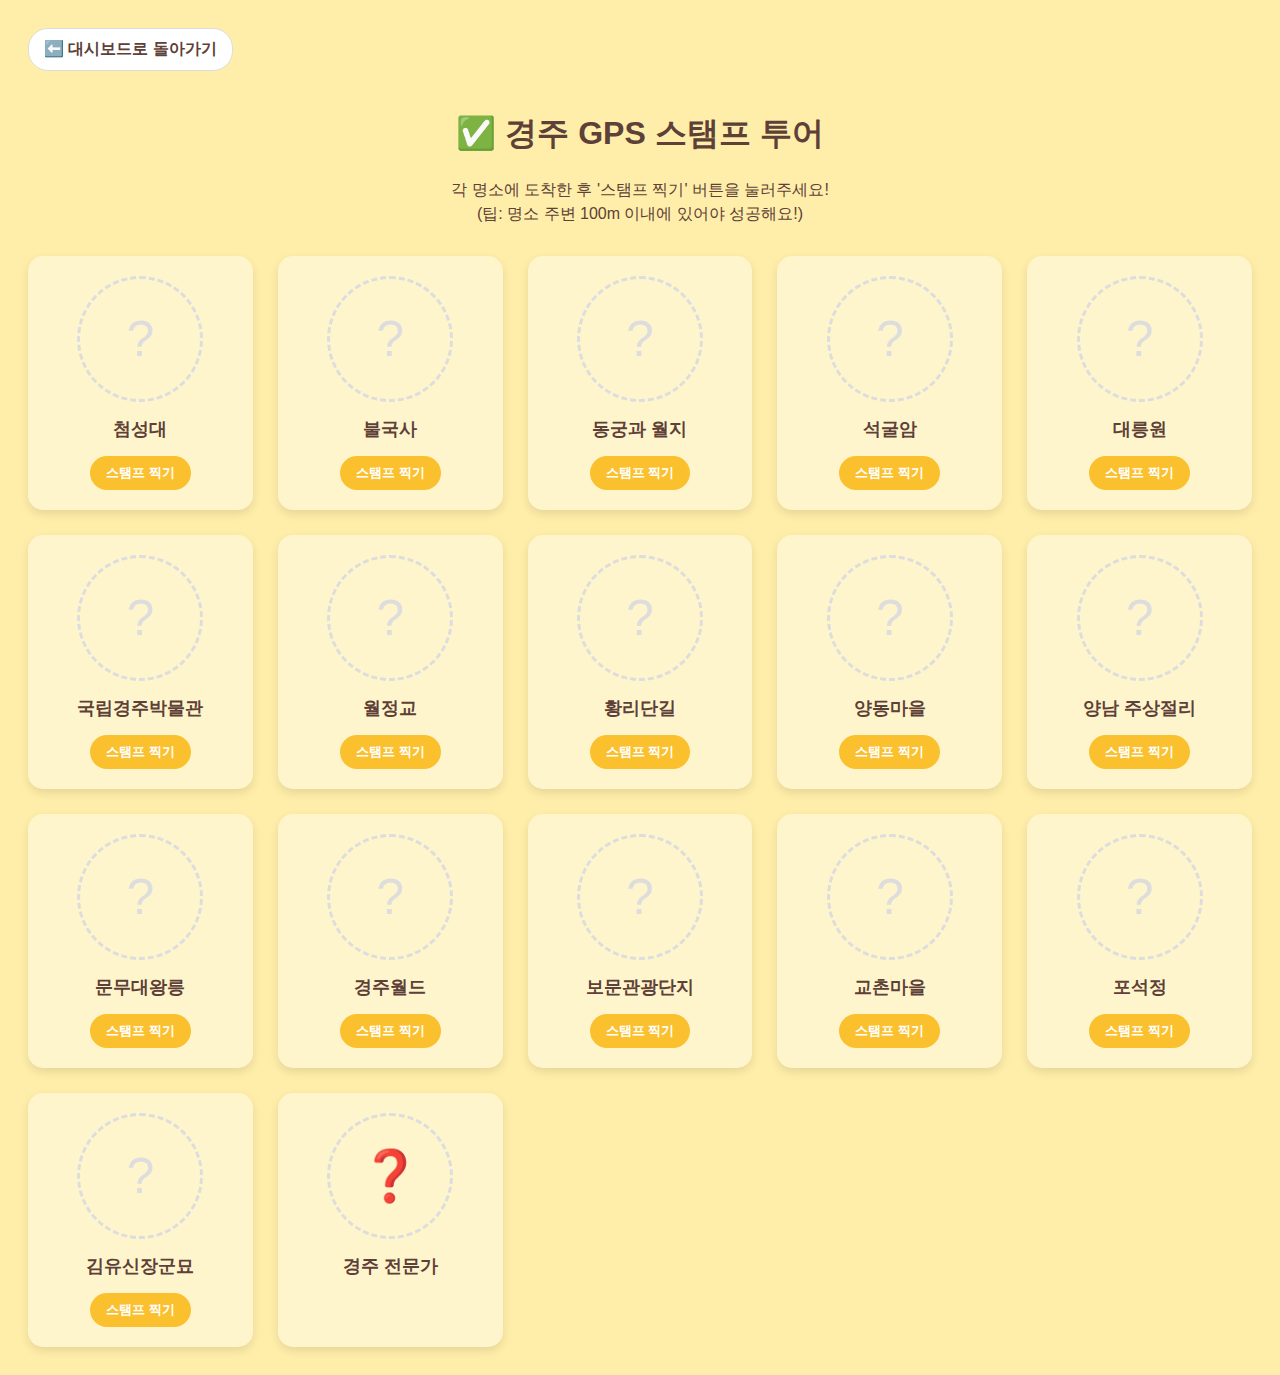
<file: stamp_tour.html>
<!DOCTYPE html>
<html lang="ko">
<head>
    <title>경주 스탬프 투어</title>
    <link rel="stylesheet" href="stamp_tour.css">
</head>
<body>
    <a href="index.html" class="back-button">⬅️ 대시보드로 돌아가기</a>
    
    <div class="stamp-tour-container">
        <h1>✅ 경주 GPS 스탬프 투어</h1>
        <p class="instructions">
            각 명소에 도착한 후 '스탬프 찍기' 버튼을 눌러주세요!<br>
            (팁: 명소 주변 100m 이내에 있어야 성공해요!)
        </p>
        <div id="stamp-grid" class="stamp-grid">
            <!-- 스탬프 카드들이 여기에 생성됩니다. -->
        </div>
    </div>

    <script src="stamp_tour.js"></script>
</body>
</html>
</file>
<file: attractions.css>
body {
    font-family: 'Arial', sans-serif;
    background-color: #ffeea9; 
    text-align: center;
}

.back-button {
    display: inline-block;
    margin: 20px;
    padding: 10px 15px;
    background-color: white;
    color: #5D4037;
    text-decoration: none;
    border-radius: 20px;
    border: 1px solid #ddd;
    font-weight: bold;
}

h1 {
    color: #5D4037; 
}

.search-box {
    margin-bottom: 30px;
}

#searchInput {
    width: 300px;
    padding: 10px;
    border: 2px solid #ddd;
    border-radius: 20px;
    font-size: 16px;
}

.search-box button {
    padding: 10px 15px;
    border: none;
    background-color: #FBC02D; 
    color: white;
    border-radius: 20px;
    font-size: 16px;
    cursor: pointer;
}

.search-box button:hover {
    background-color: #F9A825;
}

.attraction-list {
    display: flex;
    flex-wrap: wrap;
    justify-content: center;
    gap: 20px;
    padding: 0 20px;
}

.attraction-item {
    background-color: white;
    border-radius: 15px;
    box-shadow: 0 4px 8px rgba(0,0,0,0.1);
    padding: 20px;
    width: 280px;
    cursor: pointer;
    transition: transform 0.2s;
    margin-bottom: 20px;
}

.attraction-item:hover {
    transform: scale(1.05);
}

.attraction-item img {
    width: 100%;
    border-radius: 10px;
}

.attraction-item h2 {
    color: #5D4037;
}

.attraction-item p {
    color: #7f8c8d;
    font-size: 14px;
}

.hidden {
    display: none;
}/* (기존 body, back-button 등 스타일은 그대로 유지) */

.attraction-list {
    display: flex;
    flex-wrap: wrap;
    justify-content: center;
    gap: 20px;
    padding: 0 20px;
}

.attraction-item {
    position: relative; /* 별 버튼 위치의 기준점 */
    background-color: white;
    border-radius: 15px;
    box-shadow: 0 4px 8px rgba(0,0,0,0.1);
    padding: 20px;
    width: 280px;
    cursor: pointer;
    transition: transform 0.2s;
}

/* --- 즐겨찾기 별 버튼 스타일 --- */
.favorite-btn {
    position: absolute;
    top: 15px;
    right: 15px;
    background: none;
    border: none;
    font-size: 28px;
    cursor: pointer;
    z-index: 5; 
    padding: 5px;
    line-height: 1;
    filter: grayscale(100%); /* 기본 상태는 회색 */
    opacity: 0.5;
    transition: all 0.2s ease;
}

.favorite-btn:hover {
    transform: scale(1.2);
}

/* 즐겨찾기 되었을 때의 스타일 (노란 별) */
.favorite-btn.favorited {
    filter: grayscale(0%);
    opacity: 1;
}

/* (나머지 스타일은 그대로 유지) */
</file>
<file: stamp_tour.css>
body {
    font-family: 'Arial', sans-serif;
    background-color: #ffeea9; 
    color: #5D4037;
    padding: 20px;
}

.back-button {
    display: inline-block;
    margin-bottom: 20px;
    padding: 10px 15px;
    background-color: white;
    text-decoration: none;
    border-radius: 20px;
    border: 1px solid #ddd;
    font-weight: bold;
    color: #5D4037;
}

.stamp-tour-container {
    text-align: center;
}

.instructions {
    margin-bottom: 30px;
    line-height: 1.5;
}

.stamp-grid {
    display: grid;
    grid-template-columns: repeat(auto-fill, minmax(200px, 1fr));
    gap: 25px;
}

.stamp-card {
    background-color: #fff5cc;
    border-radius: 15px;
    padding: 20px;
    box-shadow: 0 4px 10px rgba(0,0,0,0.1);
    display: flex;
    flex-direction: column;
    align-items: center;
    gap: 15px;
}

.stamp-placeholder {
    width: 120px;
    height: 120px;
    border: 3px dashed #ddd;
    border-radius: 50%;
    display: flex;
    justify-content: center;
    align-items: center;
    font-size: 50px;
    color: #ddd;
    transition: all 0.3s ease;
}

.stamp-placeholder.green {
    background-color: #28a745;
    border-color: #28a745;
    color: white;
}

.stamp-placeholder.red {
    background-color: #dc3545;
    border-color: #dc3545;
    color: white;
}

.stamp-card h3 {
    margin: 0;
    font-size: 18px;
}

/* '사진 올리기' 버튼 대신 '스탬프 찍기' 버튼 스타일 */
.stamp-btn {
    padding: 8px 16px;
    background-color: #FBC02D;
    color: white;
    border-radius: 20px;
    cursor: pointer;
    font-weight: bold;
    border: none;
}
</file>
